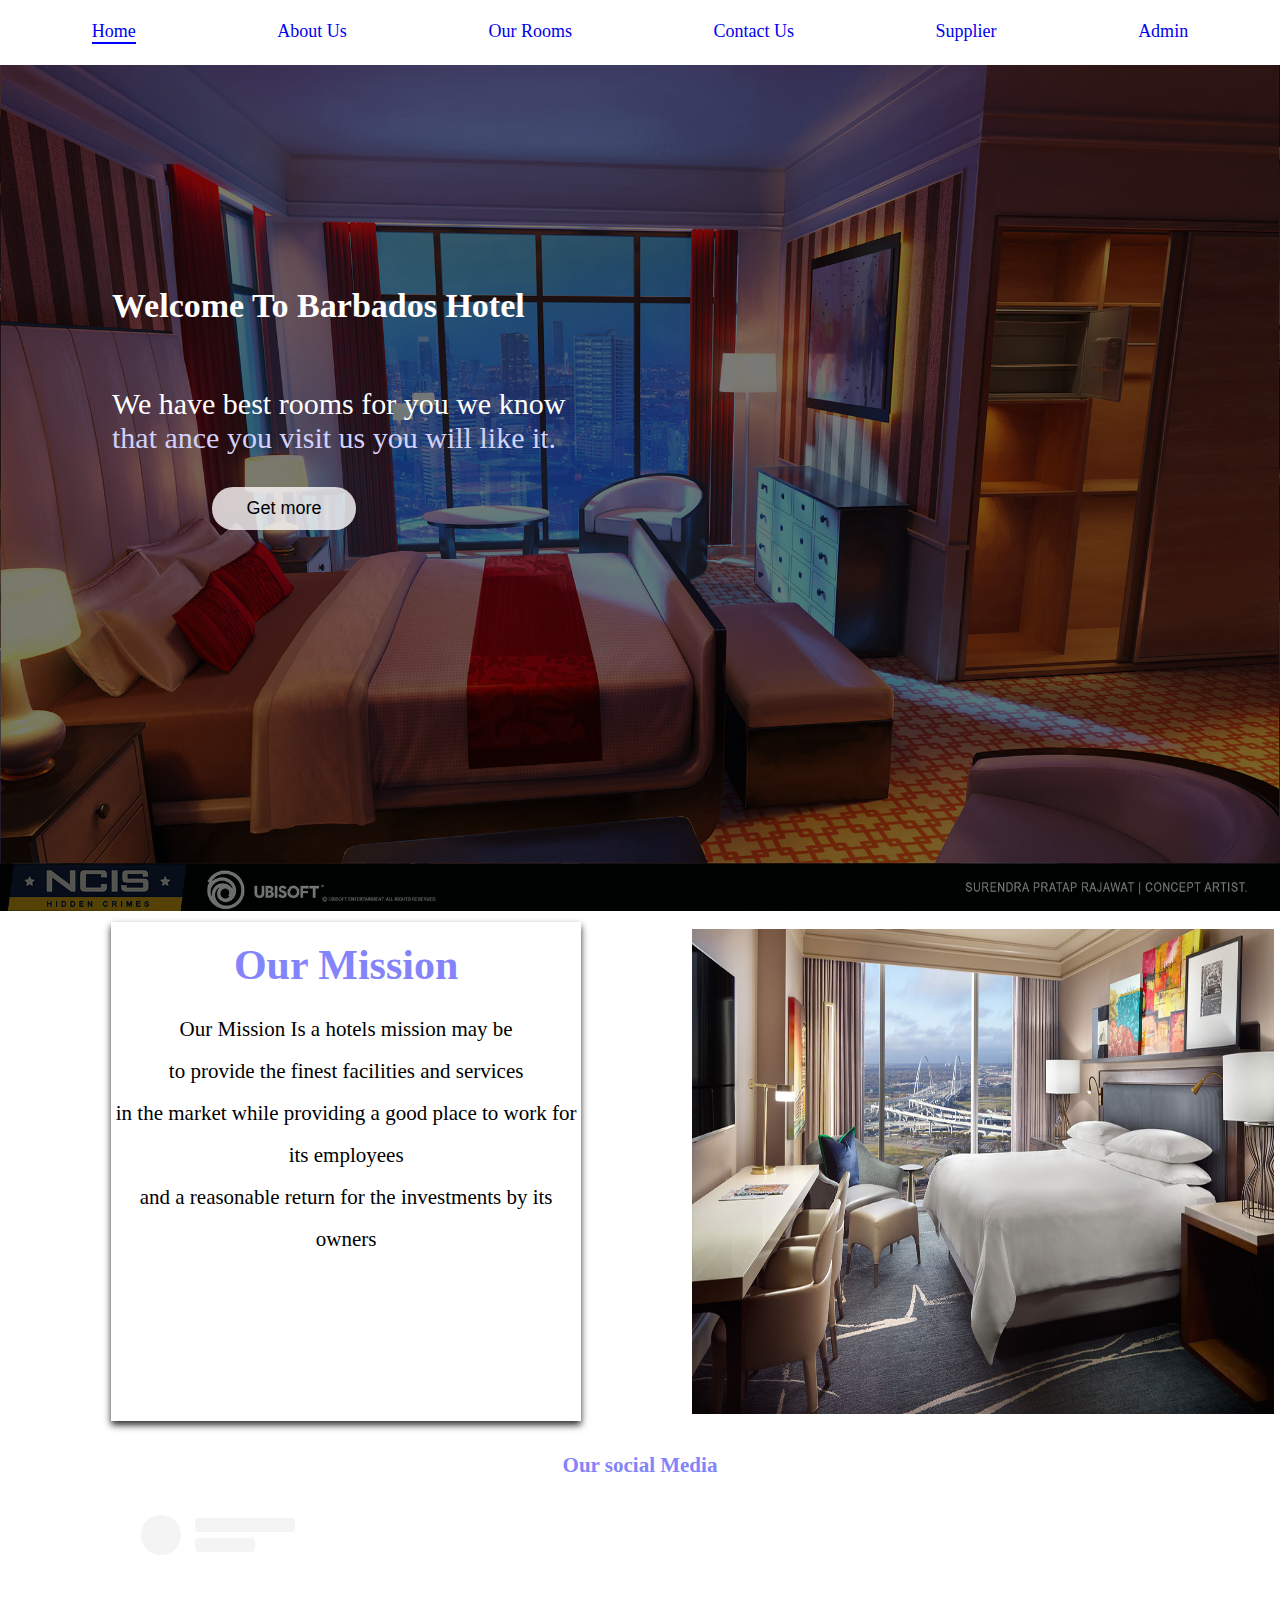
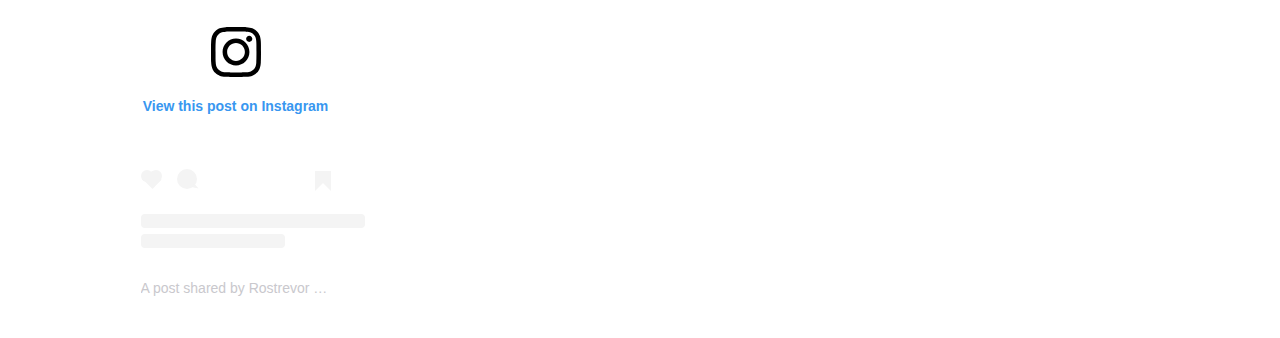
<file: index.html>
<!DOCTYPE html>
<html lang="en">
<head>
	<meta charset="UTF-8">
	<meta http-equiv="X-UA-Compatible" content="IE=edge">
	<meta name="viewport" content="width=device-width, initial-scale=1.0">
	<title>Barbados Hotel</title>
	<link rel="stylesheet" href="pages/css/index.css">
</head>
<body>
	<div class="navigation">
		<nav>
			<ul>
				<li class="active"><a href="index.html">Home</a></li>
				<li><a href="pages/About.html">About Us</a></li>
				<li><a href="pages/booking.html">Our Rooms</a></li>
				<li><a href="pages/contact.html">Contact Us</a></li>
				<li><a href="pages/backend/Supply/sup_home_page.php">Supplier</a></li>
				<li><a href="pages/backend/admin_home_page.php">Admin</a></li>
			</ul>
		</nav>
  </div>
    <div class="container">
      <h2>Welcome To Barbados Hotel</h2>
      <p>
        We have best rooms for you we know <br> <span> that ance you visit us you will like it.</span> </p>
      <button>Get more</button>
      </div>
      <div class="sub-container">
        <div class="mission">
        <h1>Our Mission</h1>
        <p>Our Mission Is a hotels mission may be <br> to provide the finest facilities and services <br> in the market while providing a good place to work for its employees <br> and a reasonable return for the investments by its owners</p>
      </div>
         <div class="slide_image">
          <img class="change" src="pages/images/bedroom1.jpg">
          <img class="change" src="pages/images/bedroom2.jpg">
          <img class="change" src="pages/images/bedroom13.jpg">
           <img class="change" src="pages/images/bedroom10.jpg">
        </div>
 
      </div>
      <div class="social_media">
        <div class="mymedia">
          <h2>Our social Media</h2>
          <div class="sub-media">
            <div class="istergram">
           <blockquote style="height: 100%; width: 222px;" class="instagram-media" data-instgrm-captioned data-instgrm-permalink="https://www.instagram.com/p/CsWp-8bAWgo/?utm_source=ig_embed&amp;utm_campaign=loading" data-instgrm-version="14" style=" background:#FFF; border:0; border-radius:3px; box-shadow:0 0 1px 0 rgba(0,0,0,0.5),0 1px 10px 0 rgba(0,0,0,0.15); margin: 1px; max-width:30px; min-width:326px; padding:0; width:99.375%; width:-webkit-calc(100% - 2px); width:calc(100% - 2px);"><div style="padding:16px;"> <a href="https://www.instagram.com/p/CsWp-8bAWgo/?utm_source=ig_embed&amp;utm_campaign=loading" style=" background:#FFFFFF; line-height:0; padding:0 0; text-align:center; text-decoration:none; width:100%;" target="_blank"> <div style=" display: flex; flex-direction: row; align-items: center;"> <div style="background-color: #F4F4F4; border-radius: 50%; flex-grow: 0; height: 40px; margin-right: 14px; width: 40px;"></div> <div style="display: flex; flex-direction: column; flex-grow: 1; justify-content: center;"> <div style=" background-color: #F4F4F4; border-radius: 4px; flex-grow: 0; height: 14px; margin-bottom: 6px; width: 100px;"></div> <div style=" background-color: #F4F4F4; border-radius: 4px; flex-grow: 0; height: 14px; width: 60px;"></div></div></div><div style="padding: 19% 0;"></div> <div style="display:block; height:50px; margin:0 auto 12px; width:50px;"><svg width="50px" height="50px" viewBox="0 0 60 60" version="1.1" xmlns="https://www.w3.org/2000/svg" xmlns:xlink="https://www.w3.org/1999/xlink"><g stroke="none" stroke-width="1" fill="none" fill-rule="evenodd"><g transform="translate(-511.000000, -20.000000)" fill="#000000"><g><path d="M556.869,30.41 C554.814,30.41 553.148,32.076 553.148,34.131 C553.148,36.186 554.814,37.852 556.869,37.852 C558.924,37.852 560.59,36.186 560.59,34.131 C560.59,32.076 558.924,30.41 556.869,30.41 M541,60.657 C535.114,60.657 530.342,55.887 530.342,50 C530.342,44.114 535.114,39.342 541,39.342 C546.887,39.342 551.658,44.114 551.658,50 C551.658,55.887 546.887,60.657 541,60.657 M541,33.886 C532.1,33.886 524.886,41.1 524.886,50 C524.886,58.899 532.1,66.113 541,66.113 C549.9,66.113 557.115,58.899 557.115,50 C557.115,41.1 549.9,33.886 541,33.886 M565.378,62.101 C565.244,65.022 564.756,66.606 564.346,67.663 C563.803,69.06 563.154,70.057 562.106,71.106 C561.058,72.155 560.06,72.803 558.662,73.347 C557.607,73.757 556.021,74.244 553.102,74.378 C549.944,74.521 548.997,74.552 541,74.552 C533.003,74.552 532.056,74.521 528.898,74.378 C525.979,74.244 524.393,73.757 523.338,73.347 C521.94,72.803 520.942,72.155 519.894,71.106 C518.846,70.057 518.197,69.06 517.654,67.663 C517.244,66.606 516.755,65.022 516.623,62.101 C516.479,58.943 516.448,57.996 516.448,50 C516.448,42.003 516.479,41.056 516.623,37.899 C516.755,34.978 517.244,33.391 517.654,32.338 C518.197,30.938 518.846,29.942 519.894,28.894 C520.942,27.846 521.94,27.196 523.338,26.654 C524.393,26.244 525.979,25.756 528.898,25.623 C532.057,25.479 533.004,25.448 541,25.448 C548.997,25.448 549.943,25.479 553.102,25.623 C556.021,25.756 557.607,26.244 558.662,26.654 C560.06,27.196 561.058,27.846 562.106,28.894 C563.154,29.942 563.803,30.938 564.346,32.338 C564.756,33.391 565.244,34.978 565.378,37.899 C565.522,41.056 565.552,42.003 565.552,50 C565.552,57.996 565.522,58.943 565.378,62.101 M570.82,37.631 C570.674,34.438 570.167,32.258 569.425,30.349 C568.659,28.377 567.633,26.702 565.965,25.035 C564.297,23.368 562.623,22.342 560.652,21.575 C558.743,20.834 556.562,20.326 553.369,20.18 C550.169,20.033 549.148,20 541,20 C532.853,20 531.831,20.033 528.631,20.18 C525.438,20.326 523.257,20.834 521.349,21.575 C519.376,22.342 517.703,23.368 516.035,25.035 C514.368,26.702 513.342,28.377 512.574,30.349 C511.834,32.258 511.326,34.438 511.181,37.631 C511.035,40.831 511,41.851 511,50 C511,58.147 511.035,59.17 511.181,62.369 C511.326,65.562 511.834,67.743 512.574,69.651 C513.342,71.625 514.368,73.296 516.035,74.965 C517.703,76.634 519.376,77.658 521.349,78.425 C523.257,79.167 525.438,79.673 528.631,79.82 C531.831,79.965 532.853,80.001 541,80.001 C549.148,80.001 550.169,79.965 553.369,79.82 C556.562,79.673 558.743,79.167 560.652,78.425 C562.623,77.658 564.297,76.634 565.965,74.965 C567.633,73.296 568.659,71.625 569.425,69.651 C570.167,67.743 570.674,65.562 570.82,62.369 C570.966,59.17 571,58.147 571,50 C571,41.851 570.966,40.831 570.82,37.631"></path></g></g></g></svg></div><div style="padding-top: 8px;"> <div style=" color:#3897f0; font-family:Arial,sans-serif; font-size:14px; font-style:normal; font-weight:550; line-height:18px;">View this post on Instagram</div></div><div style="padding: 12.5% 0;"></div> <div style="display: flex; flex-direction: row; margin-bottom: 14px; align-items: center;"><div> <div style="background-color: #F4F4F4; border-radius: 50%; height: 12.5px; width: 12.5px; transform: translateX(0px) translateY(7px);"></div> <div style="background-color: #F4F4F4; height: 12.5px; transform: rotate(-45deg) translateX(3px) translateY(1px); width: 12.5px; flex-grow: 0; margin-right: 14px; margin-left: 2px;"></div> <div style="background-color: #F4F4F4; border-radius: 50%; height: 12.5px; width: 12.5px; transform: translateX(9px) translateY(-18px);"></div></div><div style="margin-left: 8px;"> <div style=" background-color: #F4F4F4; border-radius: 50%; flex-grow: 0; height: 20px; width: 20px;"></div> <div style=" width: 0; height: 0; border-top: 2px solid transparent; border-left: 6px solid #f4f4f4; border-bottom: 2px solid transparent; transform: translateX(16px) translateY(-4px) rotate(30deg)"></div></div><div style="margin-left: auto;"> <div style=" width: 0px; border-top: 8px solid #F4F4F4; border-right: 8px solid transparent; transform: translateY(16px);"></div> <div style=" background-color: #F4F4F4; flex-grow: 0; height: 12px; width: 16px; transform: translateY(-4px);"></div> <div style=" width: 0; height: 0; border-top: 8px solid #F4F4F4; border-left: 8px solid transparent; transform: translateY(-4px) translateX(8px);"></div></div></div> <div style="display: flex; flex-direction: column; flex-grow: 1; justify-content: center; margin-bottom: 24px;"> <div style=" background-color: #F4F4F4; border-radius: 4px; flex-grow: 0; height: 14px; margin-bottom: 6px; width: 224px;"></div> <div style=" background-color: #F4F4F4; border-radius: 4px; flex-grow: 0; height: 14px; width: 144px;"></div></div></a><p style=" color:#c9c8cd; font-family:Arial,sans-serif; font-size:14px; line-height:17px; margin-bottom:0; margin-top:8px; overflow:hidden; padding:8px 0 7px; text-align:center; text-overflow:ellipsis; white-space:nowrap;"><a href="https://www.instagram.com/p/CsWp-8bAWgo/?utm_source=ig_embed&amp;utm_campaign=loading" style=" color:#c9c8cd; font-family:Arial,sans-serif; font-size:14px; font-style:normal; font-weight:normal; line-height:17px; text-decoration:none;" target="_blank">A post shared by Rostrevor Hotel Barbados (@rostrevorhotel)</a></p></div></blockquote> <script async src="//www.instagram.com/embed.js"></script>
          </div>
          <div class="youtbe">
            <iframe width="560" height="435" src="https://www.youtube.com/embed/-beZZDLBeoQ" title="YouTube video player" frameborder="0" allow="accelerometer; autoplay; clipboard-write; encrypted-media; gyroscope; picture-in-picture; web-share" allowfullscreen></iframe>
          </div>
          </div>
          
        </div>
      </div>
      </div>
      

      <script>
        
  var index=0;
  func();
  function func(){
   var i;
   var x=document.getElementsByClassName('change');
   for(i=0;i<x.length;i++){
      x[i].style.display="none"

   }
   index++;
   if (index>x.length) {
      index=1;
   }
   x[index-1].style.display="block";
   setTimeout(func,3000);
  }
      </script>

	
</body>
</html>
</file>
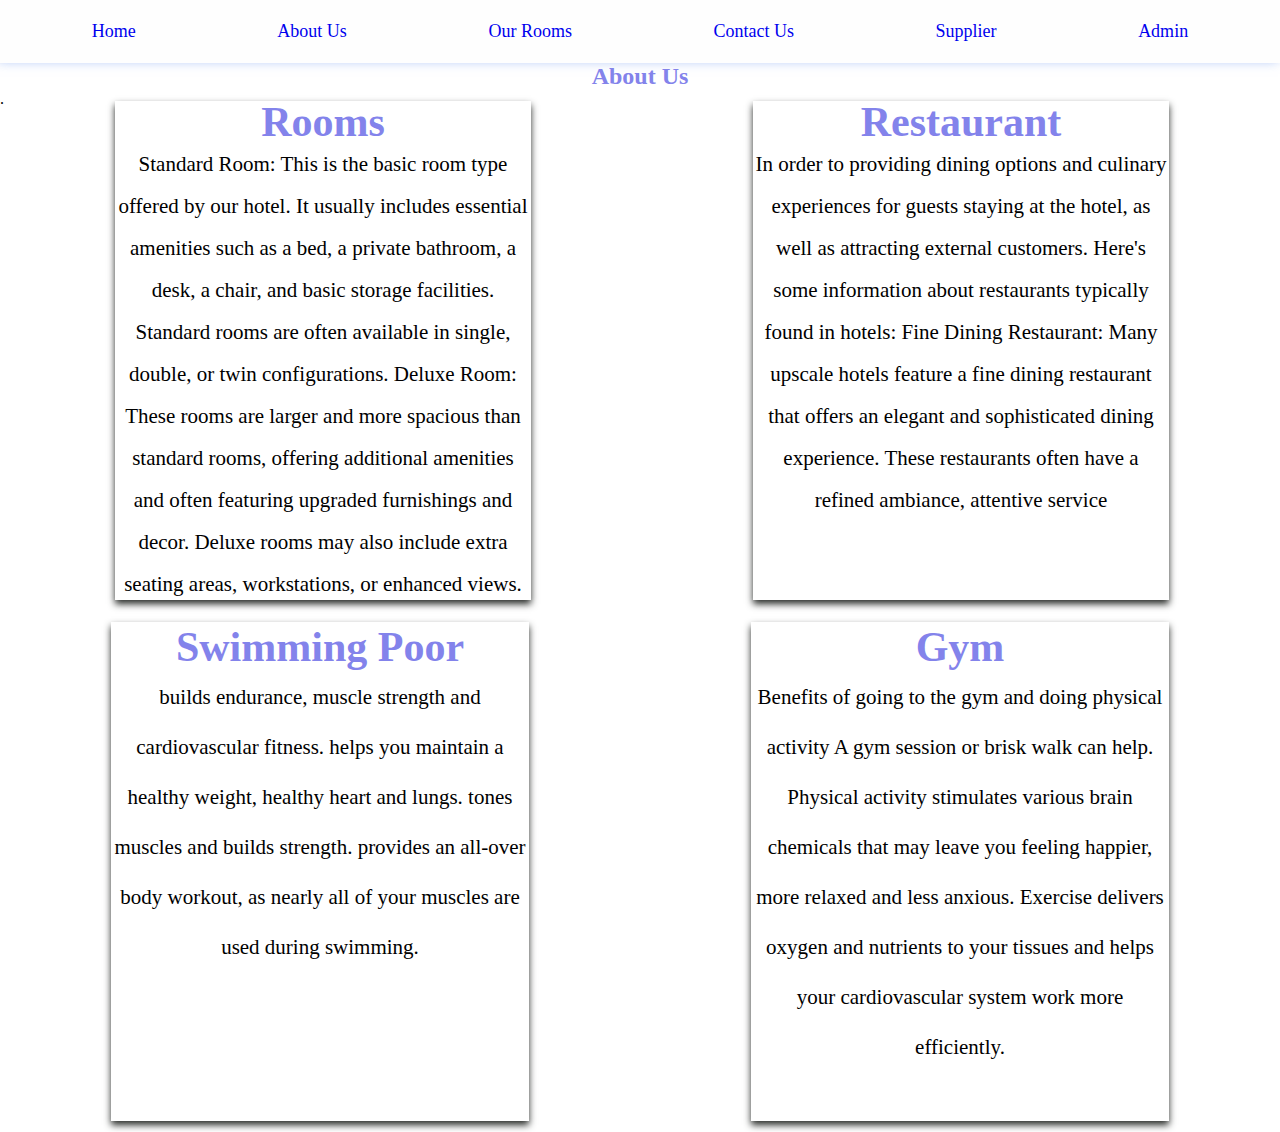
<file: pages/About.html>
<!DOCTYPE html>
<html lang="en">
<head>
	<meta charset="UTF-8">
	<meta http-equiv="X-UA-Compatible" content="IE=edge">
	<meta name="viewport" content="width=device-width, initial-scale=1.0">
	<link rel="stylesheet" href="css/about.css">
	<title>About us</title>
</head>
<body>
	<div class="navigation">
		<nav>
			<ul>
				<li class="active"><a href="../index.html">Home</a></li>
				<li><a href="index.html">About Us</a></li>
				<li><a href="booking.html">Our Rooms</a></li>
				<li><a href="contact.html">Contact Us</a></li>
				<li><a href="backend/login.php">Supplier</a></li>
				<li><a href="backend/admin_login.php">Admin</a></li>
			</ul>
		</nav>
  </div>
  <div class="service">
	<h2 style="text-align: center; color:#8383eb;">About Us</h2>
	<div class="services">
		.
		<div class="card1">
			<h1  style="text-align: center; color:#8383eb">Rooms</h1>
 
Standard Room: This is the basic room type offered by our hotel.
 It usually includes essential amenities such as a bed, a private 
 bathroom, a desk, a chair, and basic storage facilities.
  Standard rooms are often available in single, double, or twin configurations.

Deluxe Room: These rooms are larger and more spacious 
than standard rooms, offering additional amenities and 
often featuring upgraded furnishings and decor. Deluxe
 rooms may also include extra seating areas, workstations, 
 or enhanced views.

 		</div>
		<div class="card1">
			<h1  style="text-align: center; color:#8383eb">Restaurant</h1>
 
<p>
	In order to providing dining options and culinary experiences for guests staying at the hotel, as well as attracting external customers. Here's some information about restaurants typically found in hotels:

Fine Dining Restaurant: Many upscale hotels feature a fine dining restaurant that offers an elegant and sophisticated dining experience. These restaurants often have a refined ambiance, attentive service
</p>

 		</div>
		
		
	</div>
 <div class="new_flex">

 
	<div class="card2">
		<h1  style="text-align: center; color:#8383eb">Swimming Poor</h1>

<p>builds endurance, muscle strength and cardiovascular fitness. helps you maintain a healthy weight, healthy heart and lungs. tones muscles and builds strength. provides an all-over body workout, as nearly all of your muscles are used during swimming.</p>

 	 </div>
	<div class="card2">
		<h1  style="text-align: center; color:#8383eb">Gym</h1>

 <p> 
	Benefits of going to the gym and doing physical activity
	A gym session or brisk walk can help. Physical activity stimulates various brain chemicals that may leave you feeling happier, more relaxed and less anxious. Exercise delivers oxygen and nutrients to your tissues and helps your cardiovascular system work more efficiently.</p>
 </div>		
	 </div>

  </div>
</body>
</html>
</file>
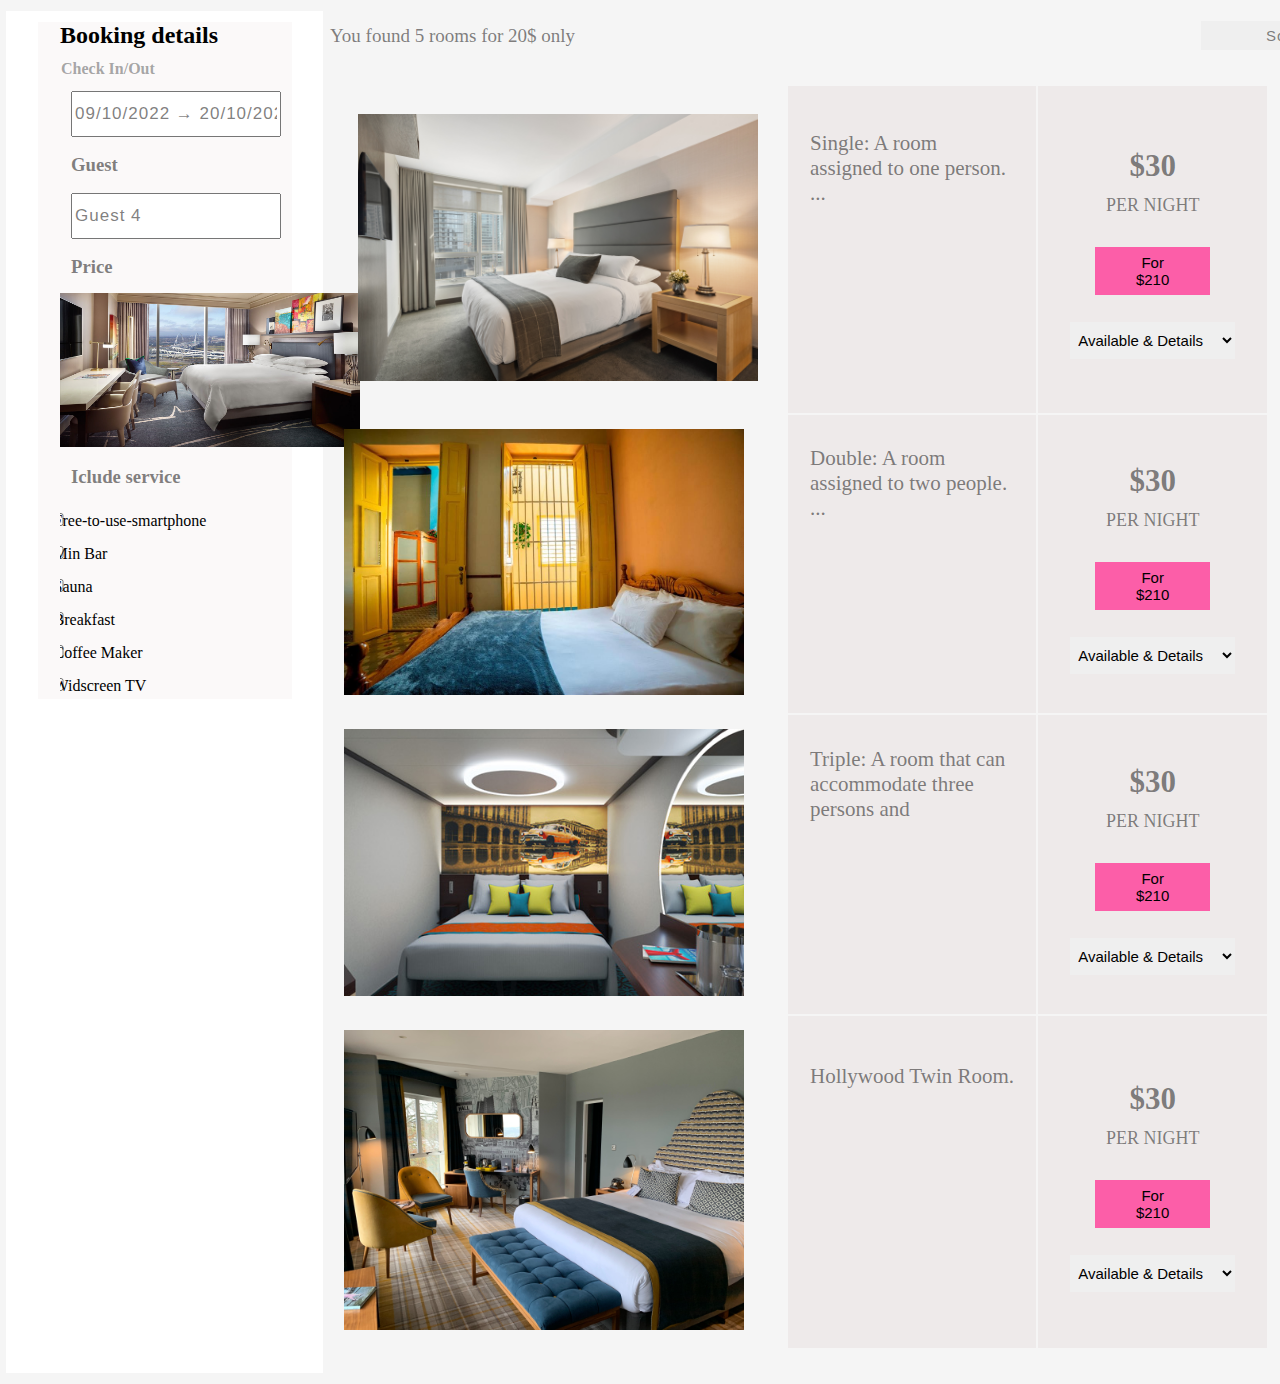
<file: pages/booking.html>
<!-- masoyinyana by kivumbi -->

<!DOCTYPE html>
<html lang="en">
<head>
	<meta charset="UTF-8">
	<meta http-equiv="X-UA-Compatible" content="IE=edge">
	<meta name="viewport" content="width=device-width, initial-scale=1.0">
	 
	<link rel="stylesheet" href="booking.css">
 		<title>Our Rooms</title>
</head>
<body>
	 
	  
	</div>

	<!-- main container -->
	<div class="main_container">
		
		<!-- container one -->
	<div class="conatiner1">
		<div class="side_right">
		<h2>Booking details</h2>
		<div class="sub_right">
		<p>Check In/Out</p>
		<input class="unique" type="text" value="09/10/2022 &rarr; 20/10/2022">
		<h3>Guest</h3>
		<input type="text" value="Guest 4">	
		<div class="price">
			<h3>Price</h3>
			<img src="images/bedroom1.jpg" alt="price range imag">
		</div>
		
		<div class="service">
			<h3>Iclude service</h3>
			<div class="unique2">
			<input type="checkbox"><span>Free-to-use-smartphone</span><br>
			<input type="checkbox"><span>Min Bar</span><br>
			<input type="checkbox"><span>Sauna</span><br>
			<input type="checkbox"><span>Breakfast</span><br>
			<input type="checkbox"><span>Coffee Maker</span><br>
			<input type="checkbox"><span>Widscreen TV</span><br>
			<input type="checkbox"><span>Free-to-use-smartphone</span><br>
			<input type="checkbox"><span>Min Bar</span><br>
			<input type="checkbox"><span>Sauna</span><br>
			<input type="checkbox"><span>Breakfast</span><br>
			<input type="checkbox"><span>Coffee Maker</span><br>
			<input type="checkbox"><span>Widscreen TV</span>
		</div>
		</div>
	</div>
	</div>
	</div>
	<!-- container two -->
	<div class="container2">
		<div class="sinple_flex">
		<div class="header1">
	<p>You found 5 rooms for 20$ only</p>
		</div>
		<!-- sorting section -->	
		<div class="selecting">
		<select name="sorty" id="">
			<option value="0">Sort by:Default</option>
			<option value="2">Single loom</option>
			<option value="3">Single loom</option>
			<option value="4">Single loom</option>
			<option value="5">Single loom</option>
			<option value="6">Single loom</option>
			<option value="7">Single loom</option>
		</select>
		</div>
	</div>
		<!-- table section -->
		<table>
			<!-- row one -->
			<tr>
				<!-- td for image -->
				<td>
					<div class="image_cont">
						<div class="image_cont">
							<img src="images/bedroom10.jpg" alt="">
							</div>						</div>

				</td>
				<!--td for text and icons  -->

				<td class="bgchange">
					<div class="innerText">
<p>Single: A room assigned to one person. ...
</p>                
					<!-- same icons -->
				</div>
				</td>
				<!-- td for prices -->
				<td class="bgchange">
					<div class="right_elem">
						
					<h3>$30</h3>
					<p> <span><i class="fa fa-money"></i></span> Per Night</p>
					<button>For $210</button><br>
					<select>
						<option value="0">Available & Details</option>
						<option value="1">Single room</option>
						<option value="2">Single room</option>
						<option value="3">Single room</option>
						<option value="4">Single room</option>
					</select>
				</div>
				</td>
				

			</tr>
						<!-- row one -->
						<tr>
							<!-- td for image -->
							<td>
								<div class="image_cont">
									<img src="images/bedroom11.jpg" alt="">
									</div>
							</td>
							<!--td for text and icons  -->
			
							<td class="bgchange">
								<div class="innerText">
 <p>Double: A room assigned to two people. ...
</p>							  <i class="fa fa-wifi"></i>
							  <i class="fa fa-laptop"></i>
 							   <i class="fa fa-television"></i>
							   <i class="fa fa-phone"></i>
							   <i class="fa fa-google-plus"></i>
						   
								<!-- same icons -->
							</div>
							</td>
							<!-- td for prices -->
							<td class="bgchange">
								<div class="right_elem">
									
								<h3>$30</h3>
								<p> <span><i class="fa fa-money"></i></span> Per Night</p>
								<button>For $210</button><br>
								<select>
									<option value="0">Available & Details</option>
									<option value="1">Single room</option>
									<option value="2">Single room</option>
									<option value="3">Single room</option>
									<option value="4">Single room</option>
								</select>
							</div>
							</td>
							
			
						</tr>
									<!-- row one -->
									<tr>
										<!-- td for image -->
										<td>
											<div class="image_cont">
												<img src="images/bedroom12.jpg" alt="">
												</div>
										</td>
										<!--td for text and icons  -->
						
										<td class="bgchange">
											<div class="innerText">
 <p>Triple: A room that can accommodate three persons and</p> 										  <i class="fa fa-wifi"></i>
										  <i class="fa fa-laptop"></i>
 										   <i class="fa fa-television"></i>
										   <i class="fa fa-phone"></i>
										   <i class="fa fa-google-plus"></i>
									   
											<!-- same icons -->
										</div>
										</td>
										<!-- td for prices -->
										<td class="bgchange">
											<div class="right_elem">
												
											<h3>$30</h3>
											<p> <span><i class="fa fa-money"></i></span> Per Night</p>
											<button>For $210</button><br>
											<select>
												<option value="0">Available & Details</option>
												<option value="1">Single room</option>
												<option value="2">Single room</option>
												<option value="3">Single room</option>
												<option value="4">Single room</option>
											</select>
										</div>
										</td>
										
						
									</tr>
						<!-- row one -->
						<tr>
							<!-- td for image -->
							<td>
								<div class="image_cont">
									<img src="images/bedroom8.jpg" alt="">
									</div>							</td>
							<!--td for text and icons  -->
			
							<td class="bgchange">
								<div class="innerText">
 <p>Hollywood Twin Room.
</p> 							  <i class="fa fa-wifi"></i>
							  <i class="fa fa-laptop"></i>
 							   <i class="fa fa-television"></i>
							   <i class="fa fa-phone"></i>
							   <i class="fa fa-google-plus"></i>
						   
								<!-- same icons -->
							</div>
							</td>
							<!-- td for prices -->
							<td class="bgchange">
								<div class="right_elem">
									
								<h3>$30</h3>
								<p> <span><i class="fa fa-money"></i></span> Per Night</p>
								<button>For $210</button><br>
								<select>
									<option value="0">Available & Details</option>
									<option value="1">Single room</option>
									<option value="2">Single room</option>
									<option value="3">Single room</option>
									<option value="4">Single room</option>
								</select>
							</div>
							</td>
							
			
						</tr>
									<!-- row one -->
		  
		</table>

	</div>
	</div>
	 
	</body>
</html>
</file>
<file: pages/css/index.css>
*{
	margin: 0;
	padding: 0;
	box-sizing: border-box;
}
.navigation nav ul{
	background: #fefefe;
	text-align: center;
	display: flex;
	justify-content: space-around;
	padding: 21px;
	box-shadow: -2px -2px 11px 0px rgba(134, 168, 241, 0.711);
 
}
.navigation nav ul li{
	text-decoration: none;
	list-style-type: none;
}
.navigation nav ul li a{
	text-decoration: none;
	font-size: 18px;
	font-weight: 500;
	transition:1s ease-in-out;

}
.navigation nav ul li a:hover{
	text-decoration: none;
	font-size: 18px;
	border-bottom: solid 2px blue;
	transition:1s ease-in-out;
}
.container{
	width: 100%;
	height: 94vh;
	margin: 5	px 0px;
	background-image: linear-gradient(rgba(3, 0, 0, 0.525), rgba(0, 3, 2, 0.525)), url(../images/bedroom4.jpg);
 	background-size: cover;
	background-position: center;
	position: relative;
 }
 .active{
	border-bottom: solid 2px blue;


 }
 .container h2{
	color: white;
	margin: 222px 112px;
	position: absolute;
	font-size: 34px;
 }
 .container p{
 	margin: 322px 112px;
	position: absolute;
	font-size: 30px;
	color: white;
	
 }
 span{
	color: rgb(209, 209, 251);
 }
 .container button{
	text-align: center;
    /* color: blue; */
    text-align: center;
    margin: 12px 37px;
    background: #fffbfbcd;
    font-weight: 400;
    padding: 11px;
	margin: 422px 212px;
	width: 144px;
	border: none;
	border-radius: 21px;
	font-size: 18px;
	cursor: pointer;
	transition:1s ease-in-out;

}
 .container button:hover{
	text-align: center;
    /* color: blue; */
    text-align: center;
    margin: 12px 37px;
    background: #9acff5cd;
    font-weight: 400;
    padding: 11px;
	margin: 422px 212px;
	width: 144px;
	border: none;
	border-radius: 21px;
	font-size: 18px;
	cursor: pointer;
	transition:1s ease-in-out;
	position: absolute;

}
.sub-container{
	width: 100%;
	height: auto;
	display: flex;
}
.mission{
	margin: 11px 111px;
	width: 40%;
	height:499px;
    box-shadow: 0px 4px 7px 0px #292c29;
font-size: 21px;
text-align: center;
line-height: 42px;
}
.mission h1{
	color: #8484fa;
	margin: 22px 0px;
}
.slide_image{
	width: 50%;
	height: 505px;
 
}
.slide_image img{
	width: 99%;
	height: 96%;
	margin: 18px 0px;
}
.mymedia h2{
	text-align: center;
	margin: 21px 0px;
	color: #8484fa;
	font-size: 21px;
}

.sub-media{
	display: flex;
	justify-content: space-around;
	width: 100%;
	height: 422px;
 	position: relative;
}
blockquote{
	height: 100%;
 }
</file>
<file: pages/css/about.css>
*{
	margin: 0;
	padding: 0;
	box-sizing: border-box;
}
.navigation nav ul{
	background: #fefefe;
	text-align: center;
	display: flex;
	justify-content: space-around;
	padding: 21px;
	box-shadow: -2px -2px 11px 0px rgba(134, 168, 241, 0.711);
 
}
.navigation nav ul li{
	text-decoration: none;
	list-style-type: none;
}
.navigation nav ul li a{
	text-decoration: none;
	font-size: 18px;
	font-weight: 500;
	transition:1s ease-in-out;

}
.navigation nav ul li a:hover{
	text-decoration: none;
	font-size: 18px;
	border-bottom: solid 2px blue;
	transition:1s ease-in-out;
}
.services .card1{
	margin: 11px 111px;
	width: 40%;
	height:499px;
    box-shadow: 0px 4px 7px 0px #292c29;
font-size: 21px;
text-align: center;
line-height: 42px;
}
.services h2{
	text-align: center;
color: blue;
}
.services{
	display: flex;
}
.card2{
	margin: 11px 111px;
	width: 40%;
	height:499px;
    box-shadow: 0px 4px 7px 0px #292c29;
font-size: 21px;
text-align: center;
line-height: 42px;
line-height:50px;

}
.new_flex{
	display: flex;
}
</file>
<file: pages/booking.css>
*{
	margin: 0;
	padding: 0;
	box-sizing: border-box;
	
}
body{
	background-color: whitesmoke;
	overflow-x:hidden;
  }
.main_container{
	display: flex;
	padding: 11px 6px;
	/* margin: 72px 0px; */
 }
.conatiner1{
	width: 25%;
	background-color: #ffffff;
}
.container2{
	width: 75%;
}
/* navugation bars */
.all_nav{
	background-image: linear-gradient(to right,#061b0639,#32323534);
	height: 52px;
	position: fixed;
	width: 100%;
	margin: -72px 0px;
	padding: -7px 4px;
 	
 }


 
nav { 
	justify-content: center;
	position: relative;
	top: -62px;
	
}

ul {
	display: flex;
	padding: 1px 73px;
	justify-content: right;
 	
}

li {
	margin: 11px 44px;
	list-style: none;
 }

li a {
	color: #ffffff;
	text-decoration: none;
	text-transform: capitalize;
	font-weight: 800;
	font-size: 1.2em;
}
li a:hover{
	color: greenyellow;
}

.logo {
	display: flex;

}

.log_p {
	margin: 7px 11px;
}
/* end nav */
  
/* conatiner 1 */

/* left side ony */
.side_right{
	width: 80%;
	background-color: #f3ecec55;
	margin: 11px 32px;
}
.side_right h2{
	margin: 11px 22px;
}
.sub_right{
	margin: 7px 22px;
}
.sub_right p{
	margin: 11px 1px;
	font-weight: bold;
	color: #2c2e2f6d;
}
.sub_right input{
	padding: 11px 2px;
	width: 100%;
	font-size: 17px;
	font-weight: 100;
	letter-spacing: 1px;
	color: rgba(81, 79, 79, 0.728);
}
input[type="text"]{
	margin: 2px 11px;
}
.unique{	
	text-align: center;
}
.side_right h3{
	margin: 15px 11px;
	color: rgba(81, 79, 79, 0.728);

}
/* design image zooming */
.image_cont{
 	padding: 14px;
}
.image_cont img{
	transition: 0.8s;
 }
.image_cont:hover img{
	transform: scale(1.07);
	transition: ease-in;
	transition: 0.8s;
}

.price img{
	width: 300px;
	height: 154px;
}
.unique2{
 	height: 196px;
	overflow-x: hidden;
}
.unique2 input{
	margin: 10px -108px;
	color: rgba(81, 79, 79, 0.728);
	font-size: 17px;
 }
 .unique2::-webkit-scrollbar{
	width: 10px;
 }
 .unique2::-webkit-scrollbar-thumb{
	background-image: linear-gradient(to right,#86fc86ab,#c1da48d5);
   }
   .unique2::-webkit-scrollbar-thumb:hover{
	background-image:linear-gradient(to right,red,#ffa60014);
    }
/* middole side ony */
.header1 p{
	font-weight: 300;
	color: rgba(81, 79, 79, 0.728);
	font-size: 19px;
	margin: 14px 7px;
}

  .sinple_flex{
	display: flex;
	position: relative;
  }
  .container2 select{
	padding: 5px 61px;	
}
.selecting select{
	margin: 10px 619px;
	position: absolute;
	border: 0px solid;
	text-align: left;
	color: rgba(81, 79, 79, 0.728);
	font-size: 15px;
	letter-spacing: 1px;
}
/* design images */
table img{
	width: 400px;
}
table{
	margin: 23px 5px;	
}
.bgchange{
	background-color: #ebe5e5b5;
 }
.innerText{
	margin:-118px 22px;
}
.innerText h4{
	margin:18px 1px;

}
.innerText h4{
	font-size:26px;
	color:#000000bb;
}
.innerText p{
	font-size: 21px;
	color: rgba(81, 79, 79, 0.728);
}
.innerText i{
 	font-size: 22px;
	text-align:center;
	margin:19px;
}
/* right side */
.right_elem{
	margin:2px 32px;
	text-align: center;
}
.right_elem h3{
	margin: 11px 3px;
	font-size: 31px;
	color: #1c1b1b8d;
}
.right_elem p{
	font-size: 18px;
	color: #1c1b1b8d;
	margin: 4px 8px;
	text-transform: uppercase;
}
.right_elem button{
	padding:7px 40px;
	border: none;
	background: #ff429ad5;
	font-size: 15px;
	margin: 27px 25px;
}
.right_elem button:hover{
	background-color: #f01368e3;
	transition:1s;
	color:#2b292ae1;
	font-size: 19px;
}
.right_elem select{
	border: none;
	padding: 9px 4px;
	width: 100%;
	font-size: 15px;
}


/* defualt about us */


#about_us{
	width:100%;
	height: 377px;
	background-color: #181717de;
	margin: -92px 0px;

}
#about_us{
	display: flex;
	text-align: start;
	color: #f5f5f5ce;
	
  }
 .about{
	margin: 33px 63px;

 }
 .aboutH{
	margin: -1px 2px;
	padding: 7px 2px;
 }
  .fb{
	background-color: rgba(12, 12, 159, 0.731);
	border-radius: 50%;
	margin: 21px 13px;
	width: 33px;
 }
.ather_log{
	width: 33px;
	margin: 21px 13px;

}

 .about h3{
	color: whitesmoke;
	text-transform: capitalize;
	font-weight: 600;
}
</file>
